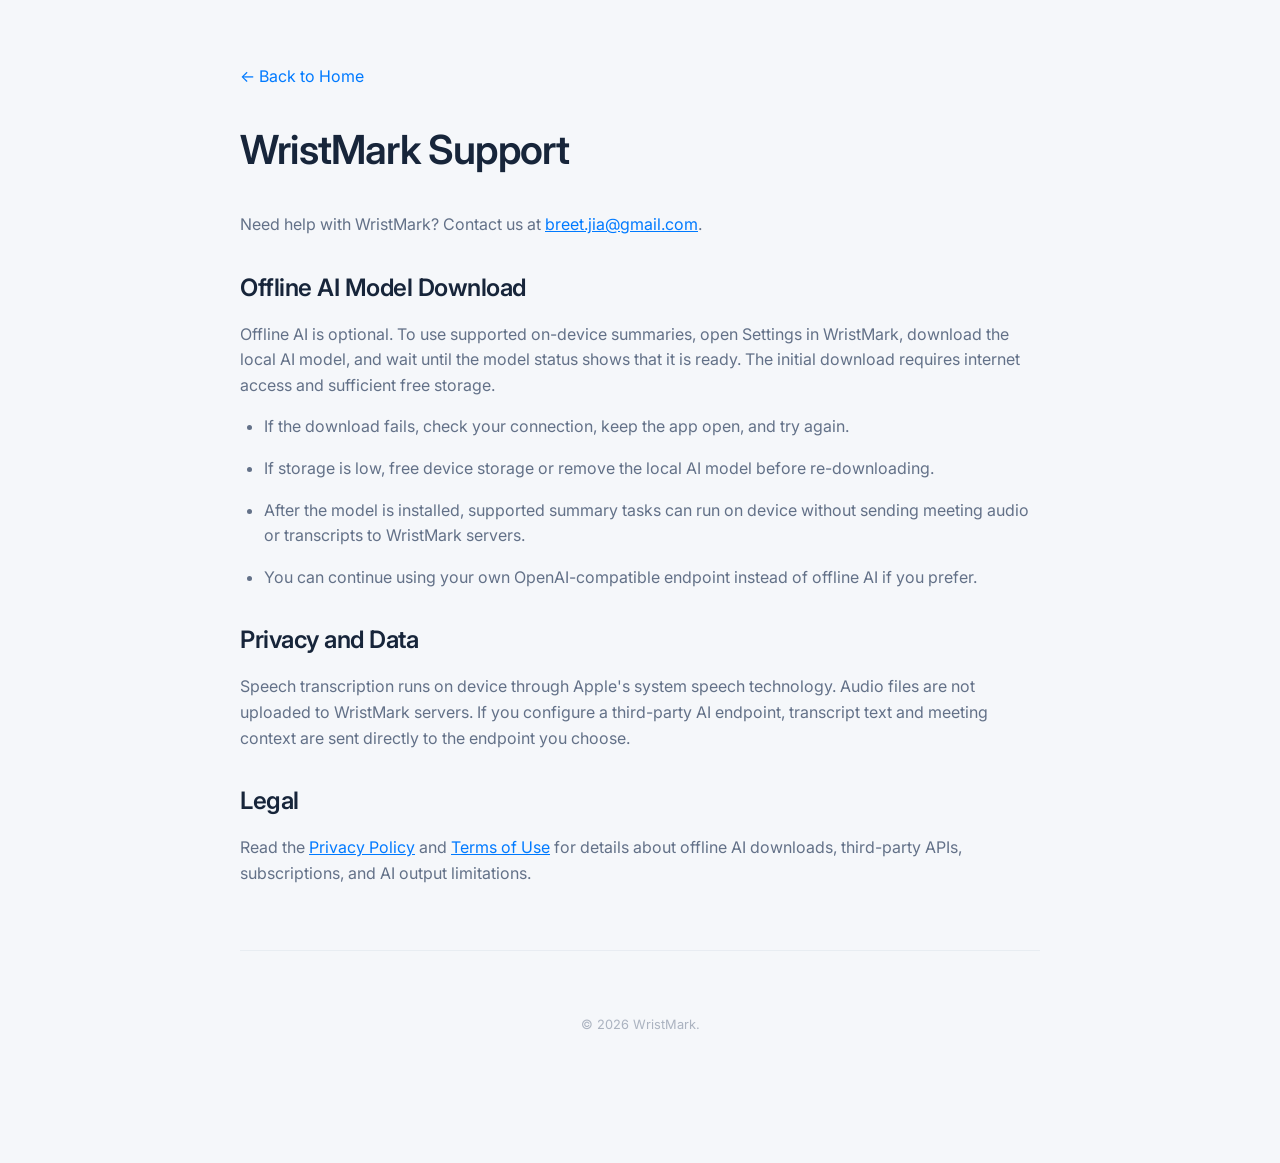
<file: support.html>
<!DOCTYPE html>
<html lang="zh-Hans">
<head>
  <meta charset="UTF-8">
  <meta name="viewport" content="width=device-width, initial-scale=1.0">
  <meta name="color-scheme" content="light dark">
  <title>Support - WristMark</title>
  <link rel="stylesheet" href="css/style.css">
  <style>
    body { padding: 4rem 2rem; max-width: 800px; margin: 0 auto; }
    h1 { font-size: 2.5rem; margin-bottom: 2rem; }
    h2 { font-size: 1.5rem; margin-top: 2rem; margin-bottom: 1rem; color: var(--color-text-primary); }
    p, li { color: var(--color-text-secondary); margin-bottom: 1rem; line-height: 1.6; }
    ul { padding-left: 1.5rem; }
    a { color: #007aff; }
  </style>
  <link rel="icon" type="image/png" sizes="16x16" href="/favicon-16x16.png">
  <link rel="icon" type="image/png" sizes="32x32" href="/favicon-32x32.png">
  <link rel="apple-touch-icon" sizes="180x180" href="/apple-touch-icon.png">
</head>
<body>
  <div style="margin-bottom: 2rem;">
    <a href="index.html" style="text-decoration:none;">&larr; Back to Home</a>
  </div>
  <h1>WristMark Support</h1>
  <p>Need help with WristMark? Contact us at <a href="mailto:breet.jia@gmail.com">breet.jia@gmail.com</a>.</p>

  <h2>Offline AI Model Download</h2>
  <p>Offline AI is optional. To use supported on-device summaries, open Settings in WristMark, download the local AI model, and wait until the model status shows that it is ready. The initial download requires internet access and sufficient free storage.</p>
  <ul>
    <li>If the download fails, check your connection, keep the app open, and try again.</li>
    <li>If storage is low, free device storage or remove the local AI model before re-downloading.</li>
    <li>After the model is installed, supported summary tasks can run on device without sending meeting audio or transcripts to WristMark servers.</li>
    <li>You can continue using your own OpenAI-compatible endpoint instead of offline AI if you prefer.</li>
  </ul>

  <h2>Privacy and Data</h2>
  <p>Speech transcription runs on device through Apple's system speech technology. Audio files are not uploaded to WristMark servers. If you configure a third-party AI endpoint, transcript text and meeting context are sent directly to the endpoint you choose.</p>

  <h2>Legal</h2>
  <p>Read the <a href="legal/privacy.html">Privacy Policy</a> and <a href="legal/terms.html">Terms of Use</a> for details about offline AI downloads, third-party APIs, subscriptions, and AI output limitations.</p>

  <footer style="margin-top: 4rem; opacity: 0.5; font-size: 0.8rem;">
    &copy; 2026 WristMark.
  </footer>
</body>
</html>
</file>
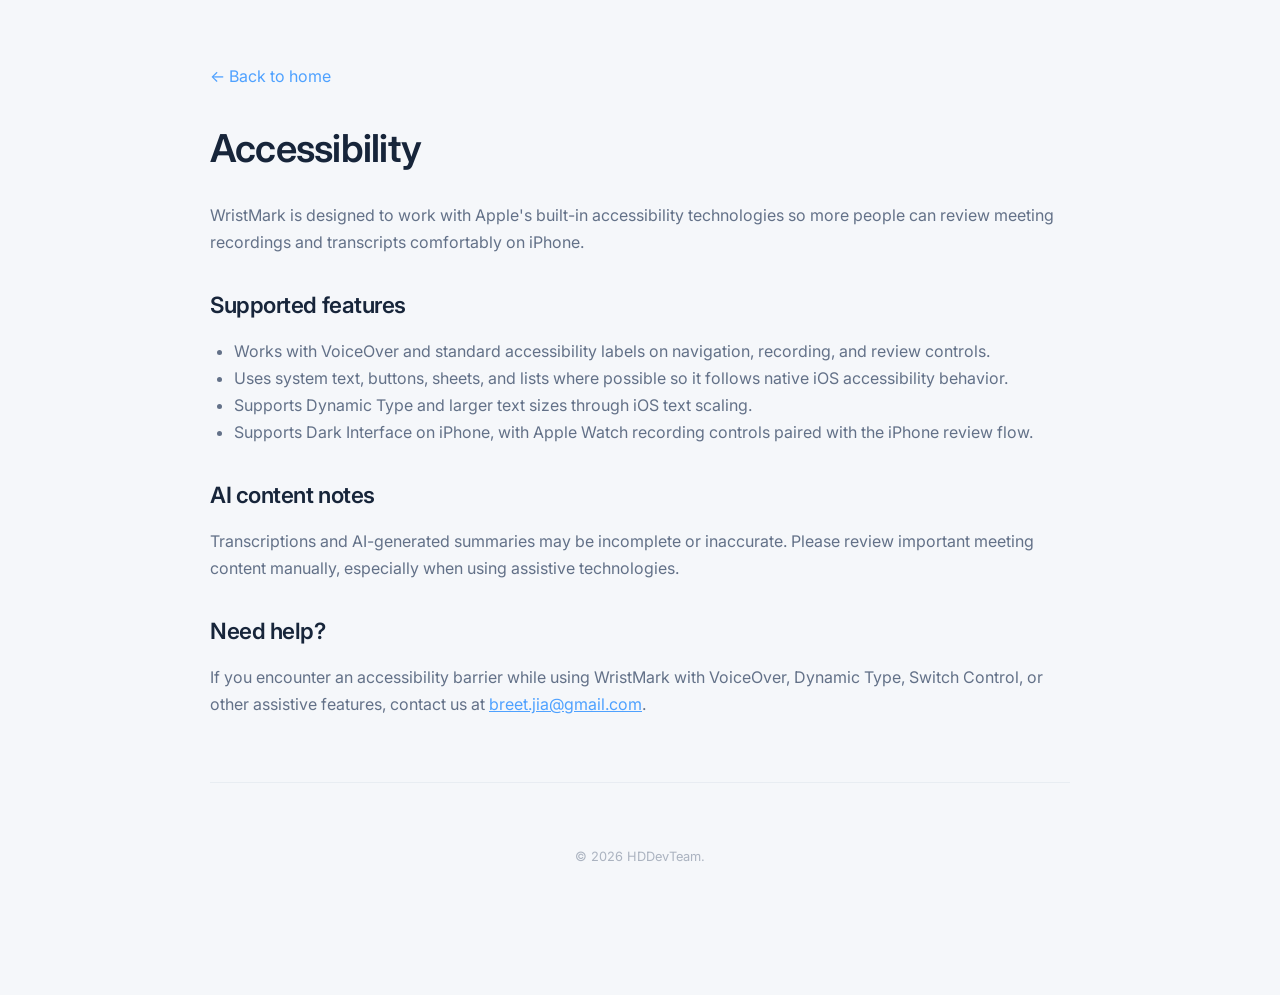
<file: legal/accessibility.html>
<!DOCTYPE html>
<html lang="en">
<head>
  <meta charset="UTF-8">
  <meta name="viewport" content="width=device-width, initial-scale=1.0">
  <meta name="color-scheme" content="light dark">
  <meta name="description" content="Accessibility information for WristMark.">
  <title>Accessibility - WristMark</title>
  <link rel="stylesheet" href="../css/style.css">
  <style>
    body {
      padding: 4rem 2rem;
      max-width: 860px;
      margin: 0 auto;
    }

    h1 {
      font-size: 2.4rem;
      margin-bottom: 1.5rem;
    }

    h2 {
      font-size: 1.4rem;
      margin-top: 2rem;
      margin-bottom: 0.8rem;
    }

    p, li {
      line-height: 1.7;
      color: var(--color-text-secondary);
    }

    ul {
      padding-left: 1.5rem;
    }

    a {
      color: #4ea1ff;
    }
  </style>
  <link rel="icon" type="image/png" sizes="16x16" href="/favicon-16x16.png">
  <link rel="icon" type="image/png" sizes="32x32" href="/favicon-32x32.png">
  <link rel="apple-touch-icon" sizes="180x180" href="/apple-touch-icon.png">
</head>
<body>
  <div style="margin-bottom: 2rem;">
    <a href="../index.html" style="text-decoration: none;">&larr; Back to home</a>
  </div>

  <h1>Accessibility</h1>
  <p>WristMark is designed to work with Apple's built-in accessibility technologies so more people can review meeting recordings and transcripts comfortably on iPhone.</p>

  <h2>Supported features</h2>
  <ul>
    <li>Works with VoiceOver and standard accessibility labels on navigation, recording, and review controls.</li>
    <li>Uses system text, buttons, sheets, and lists where possible so it follows native iOS accessibility behavior.</li>
    <li>Supports Dynamic Type and larger text sizes through iOS text scaling.</li>
    <li>Supports Dark Interface on iPhone, with Apple Watch recording controls paired with the iPhone review flow.</li>
  </ul>

  <h2>AI content notes</h2>
  <p>Transcriptions and AI-generated summaries may be incomplete or inaccurate. Please review important meeting content manually, especially when using assistive technologies.</p>

  <h2>Need help?</h2>
  <p>If you encounter an accessibility barrier while using WristMark with VoiceOver, Dynamic Type, Switch Control, or other assistive features, contact us at <a href="mailto:breet.jia@gmail.com">breet.jia@gmail.com</a>.</p>

  <footer style="margin-top: 4rem; opacity: 0.5; font-size: 0.8rem;">
    &copy; 2026 HDDevTeam.
  </footer>
</body>
</html>
</file>
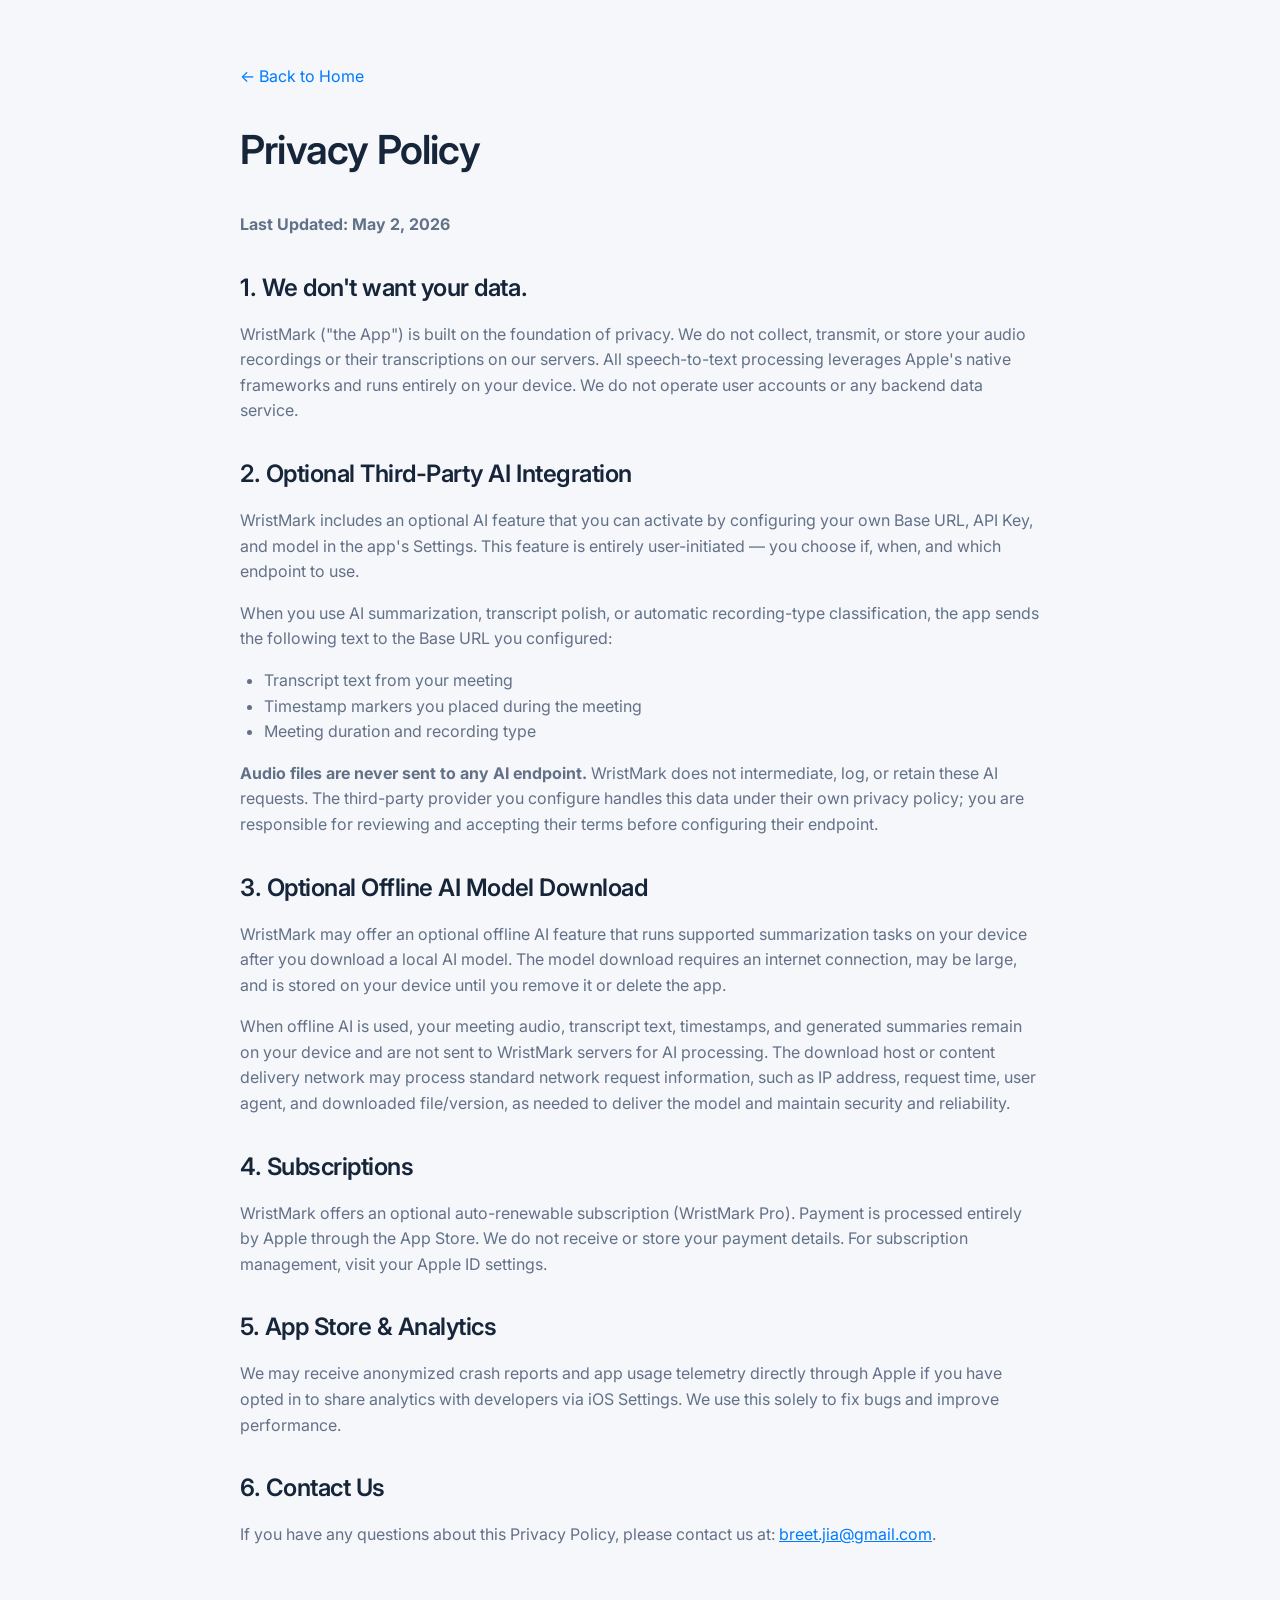
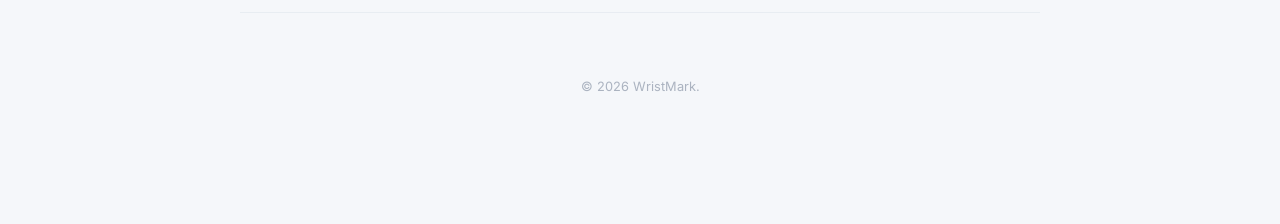
<file: legal/privacy.html>
<!DOCTYPE html>
<html lang="zh-Hans">
<head>
  <meta charset="UTF-8">
  <meta name="viewport" content="width=device-width, initial-scale=1.0">
  <meta name="color-scheme" content="light dark">
  <title>Privacy Policy - WristMark</title>
  <link rel="stylesheet" href="../css/style.css">
  <style>
    body { padding: 4rem 2rem; max-width: 800px; margin: 0 auto; }
    h1 { font-size: 2.5rem; margin-bottom: 2rem; }
    h2 { font-size: 1.5rem; margin-top: 2rem; margin-bottom: 1rem; color: var(--color-text-primary); }
    p { color: var(--color-text-secondary); margin-bottom: 1rem; line-height: 1.6; }
    a { color: #007aff; }
  </style>
  <link rel="icon" type="image/png" sizes="16x16" href="/favicon-16x16.png">
  <link rel="icon" type="image/png" sizes="32x32" href="/favicon-32x32.png">
  <link rel="apple-touch-icon" sizes="180x180" href="/apple-touch-icon.png">
</head>
<body>
  <div style="margin-bottom: 2rem;">
    <a href="../index.html" style="text-decoration:none;">&larr; Back to Home</a>
  </div>
  <h1>Privacy Policy</h1>
  <p><strong>Last Updated: May 2, 2026</strong></p>

  <h2>1. We don't want your data.</h2>
  <p>WristMark ("the App") is built on the foundation of privacy. We do not collect, transmit, or store your audio recordings or their transcriptions on our servers. All speech-to-text processing leverages Apple's native frameworks and runs entirely on your device. We do not operate user accounts or any backend data service.</p>

  <h2>2. Optional Third-Party AI Integration</h2>
  <p>WristMark includes an optional AI feature that you can activate by configuring your own Base URL, API Key, and model in the app's Settings. This feature is entirely user-initiated — you choose if, when, and which endpoint to use.</p>
  <p>When you use AI summarization, transcript polish, or automatic recording-type classification, the app sends the following text to the Base URL you configured:</p>
  <ul style="color: var(--color-text-secondary); margin-bottom: 1rem; line-height: 1.6; padding-left: 1.5rem;">
    <li>Transcript text from your meeting</li>
    <li>Timestamp markers you placed during the meeting</li>
    <li>Meeting duration and recording type</li>
  </ul>
  <p><strong>Audio files are never sent to any AI endpoint.</strong> WristMark does not intermediate, log, or retain these AI requests. The third-party provider you configure handles this data under their own privacy policy; you are responsible for reviewing and accepting their terms before configuring their endpoint.</p>

  <h2>3. Optional Offline AI Model Download</h2>
  <p>WristMark may offer an optional offline AI feature that runs supported summarization tasks on your device after you download a local AI model. The model download requires an internet connection, may be large, and is stored on your device until you remove it or delete the app.</p>
  <p>When offline AI is used, your meeting audio, transcript text, timestamps, and generated summaries remain on your device and are not sent to WristMark servers for AI processing. The download host or content delivery network may process standard network request information, such as IP address, request time, user agent, and downloaded file/version, as needed to deliver the model and maintain security and reliability.</p>

  <h2>4. Subscriptions</h2>
  <p>WristMark offers an optional auto-renewable subscription (WristMark Pro). Payment is processed entirely by Apple through the App Store. We do not receive or store your payment details. For subscription management, visit your Apple ID settings.</p>

  <h2>5. App Store & Analytics</h2>
  <p>We may receive anonymized crash reports and app usage telemetry directly through Apple if you have opted in to share analytics with developers via iOS Settings. We use this solely to fix bugs and improve performance.</p>

  <h2>6. Contact Us</h2>
  <p>If you have any questions about this Privacy Policy, please contact us at: <a href="mailto:breet.jia@gmail.com">breet.jia@gmail.com</a>.</p>

  <footer style="margin-top: 4rem; opacity: 0.5; font-size: 0.8rem;">
    &copy; 2026 WristMark.
  </footer>
</body>
</html>
</file>
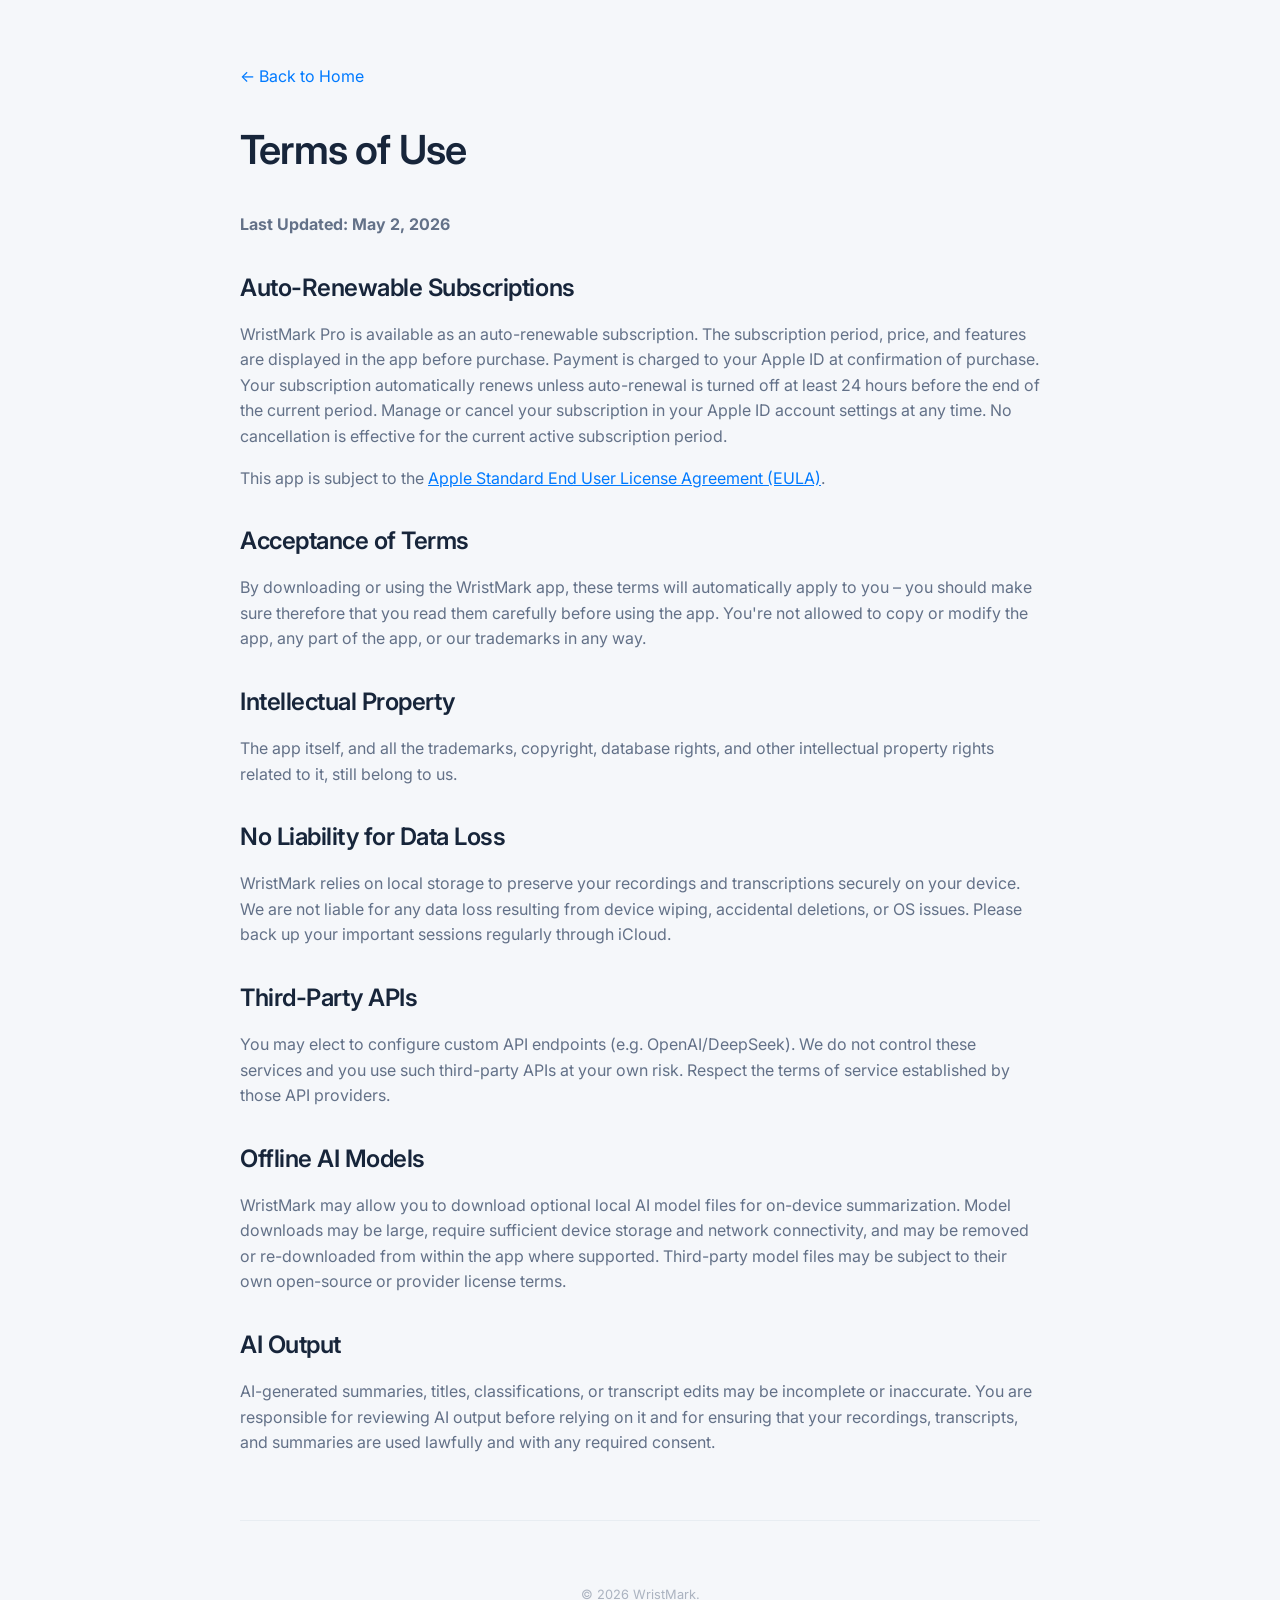
<file: legal/terms.html>
<!DOCTYPE html>
<html lang="zh-Hans">
<head>
  <meta charset="UTF-8">
  <meta name="viewport" content="width=device-width, initial-scale=1.0">
  <meta name="color-scheme" content="light dark">
  <title>Terms of Use - WristMark</title>
  <link rel="stylesheet" href="../css/style.css">
  <style>
    body { padding: 4rem 2rem; max-width: 800px; margin: 0 auto; }
    h1 { font-size: 2.5rem; margin-bottom: 2rem; }
    h2 { font-size: 1.5rem; margin-top: 2rem; margin-bottom: 1rem; color: var(--color-text-primary); }
    p { color: var(--color-text-secondary); margin-bottom: 1rem; line-height: 1.6; }
    a { color: #007aff; }
  </style>
  <link rel="icon" type="image/png" sizes="16x16" href="/favicon-16x16.png">
  <link rel="icon" type="image/png" sizes="32x32" href="/favicon-32x32.png">
  <link rel="apple-touch-icon" sizes="180x180" href="/apple-touch-icon.png">
</head>
<body>
  <div style="margin-bottom: 2rem;">
    <a href="../index.html" style="text-decoration:none;">&larr; Back to Home</a>
  </div>
  <h1>Terms of Use</h1>
  <p><strong>Last Updated: May 2, 2026</strong></p>

  <h2>Auto-Renewable Subscriptions</h2>
  <p>WristMark Pro is available as an auto-renewable subscription. The subscription period, price, and features are displayed in the app before purchase. Payment is charged to your Apple ID at confirmation of purchase. Your subscription automatically renews unless auto-renewal is turned off at least 24 hours before the end of the current period. Manage or cancel your subscription in your Apple ID account settings at any time. No cancellation is effective for the current active subscription period.</p>
  <p>This app is subject to the <a href="https://www.apple.com/legal/internet-services/itunes/dev/stdeula/" target="_blank">Apple Standard End User License Agreement (EULA)</a>.</p>

  <h2>Acceptance of Terms</h2>
  <p>By downloading or using the WristMark app, these terms will automatically apply to you – you should make sure therefore that you read them carefully before using the app. You're not allowed to copy or modify the app, any part of the app, or our trademarks in any way.</p>

  <h2>Intellectual Property</h2>
  <p>The app itself, and all the trademarks, copyright, database rights, and other intellectual property rights related to it, still belong to us.</p>

  <h2>No Liability for Data Loss</h2>
  <p>WristMark relies on local storage to preserve your recordings and transcriptions securely on your device. We are not liable for any data loss resulting from device wiping, accidental deletions, or OS issues. Please back up your important sessions regularly through iCloud.</p>

  <h2>Third-Party APIs</h2>
  <p>You may elect to configure custom API endpoints (e.g. OpenAI/DeepSeek). We do not control these services and you use such third-party APIs at your own risk. Respect the terms of service established by those API providers.</p>

  <h2>Offline AI Models</h2>
  <p>WristMark may allow you to download optional local AI model files for on-device summarization. Model downloads may be large, require sufficient device storage and network connectivity, and may be removed or re-downloaded from within the app where supported. Third-party model files may be subject to their own open-source or provider license terms.</p>

  <h2>AI Output</h2>
  <p>AI-generated summaries, titles, classifications, or transcript edits may be incomplete or inaccurate. You are responsible for reviewing AI output before relying on it and for ensuring that your recordings, transcripts, and summaries are used lawfully and with any required consent.</p>

  <footer style="margin-top: 4rem; opacity: 0.5; font-size: 0.8rem;">
    &copy; 2026 WristMark.
  </footer>
</body>
</html>
</file>
<file: css/style.css>
@import url('https://fonts.googleapis.com/css2?family=Inter:wght@300;400;500;600;700&display=swap');

:root {
  color-scheme: light dark;
  --color-bg: #f5f7fa;
  --color-surface: #ffffff;
  --color-surface-hover: #eef2f7;
  --color-border: #dce3ec;
  --color-text-primary: #17253a;
  --color-text-secondary: #637188;
  --color-accent: #087fe7;
  --color-accent-warm: #a86d14;
  --color-tag-private: #79658a;
  --color-tag-highlight: #a86d14;
  --color-tag-import: #487564;
  --color-tag-reminder: #a64f59;
  --color-tag-calendar: #626c9a;
  --color-nav: rgba(245, 247, 250, 0.96);
  --color-button-bg: #007aff;
  --color-button-text: #ffffff;
  --color-heading-gradient: #17253a;
  --color-screenshot-caption: #637188;
}

@media (prefers-color-scheme: dark) {
  :root {
    --color-bg: #091120;
    --color-surface: #151f32;
    --color-surface-hover: #1d2a40;
    --color-border: #2a3850;
    --color-text-primary: #f2f5fa;
    --color-text-secondary: #a2aec0;
    --color-accent: #45a7f5;
    --color-accent-warm: #f2b52b;
    --color-tag-private: #bca6ce;
    --color-tag-highlight: #e4b356;
    --color-tag-import: #83b9a2;
    --color-tag-reminder: #e58d97;
    --color-tag-calendar: #aab5e5;
    --color-nav: rgba(9, 17, 32, 0.96);
    --color-button-bg: #45a7f5;
    --color-button-text: #081321;
    --color-heading-gradient: #f2f5fa;
    --color-screenshot-caption: #a2aec0;
  }
}

body {
  font-family: -apple-system, BlinkMacSystemFont, 'Inter', 'PingFang SC', 'Helvetica Neue', Arial, sans-serif;
  background-color: var(--color-bg);
  color: var(--color-text-primary);
  line-height: 1.5;
  -webkit-font-smoothing: antialiased;
  margin: 0;
  overflow-x: hidden;
}

/* Typography */
h1, h2, h3, h4 {
  font-weight: 600;
  letter-spacing: -0.02em;
  margin: 0;
}

.text-gradient {
  color: var(--color-heading-gradient);
}

.accent-gradient {
  color: var(--color-accent);
}

/* Glassmorphism Navbar */
.navbar {
  position: fixed;
  top: 0;
  width: 100%;
  padding: 1rem 2rem;
  background: var(--color-nav);
  backdrop-filter: blur(8px);
  -webkit-backdrop-filter: blur(8px);
  border-bottom: 1px solid var(--color-border);
  z-index: 100;
  display: flex;
  justify-content: space-between;
  align-items: center;
  box-sizing: border-box;
}

.nav-links a {
  color: var(--color-text-secondary);
  text-decoration: none;
  font-size: 0.9rem;
  transition: color 0.2s ease;
  margin-left: 1.5rem;
}

.nav-links a:hover {
  color: var(--color-text-primary);
}

/* Buttons */
.btn-primary {
  background-color: var(--color-button-bg);
  color: var(--color-button-text);
  padding: 0.8rem 1.5rem;
  border-radius: 999px;
  font-weight: 500;
  text-decoration: none;
  display: inline-flex;
  align-items: center;
  gap: 0.5rem;
  transition: transform 0.2s ease;
}

.btn-primary:hover {
  transform: scale(1.02);
}

.btn-secondary {
  background-color: var(--color-surface);
  color: var(--color-text-primary);
  border: 1px solid var(--color-border);
  padding: 0.8rem 1.5rem;
  border-radius: 999px;
  font-weight: 500;
  text-decoration: none;
  display: inline-flex;
  align-items: center;
  transition: all 0.2s ease;
}

.btn-secondary:hover {
  background-color: var(--color-surface-hover);
}

/* Hero Section */
.hero {
  padding: 10rem 2rem 6rem;
  text-align: center;
  max-width: 800px;
  margin: 0 auto;
  position: relative;
}

.hero::before {
  content: '';
  position: absolute;
  top: -100px;
  left: 50%;
  transform: translateX(-50%);
  width: 1000px;
  height: 600px;
  background: radial-gradient(ellipse at center, rgba(168, 109, 20, 0.045) 0%, transparent 62%);
  z-index: -1;
  pointer-events: none;
  filter: blur(24px);
}

.hero h1 {
  font-size: clamp(3rem, 6vw, 4.5rem);
  line-height: 1.1;
  margin-bottom: 1.5rem;
}

.hero p {
  font-size: 1.25rem;
  color: var(--color-text-secondary);
  margin-bottom: 2.5rem;
  max-width: 600px;
  margin-left: auto;
  margin-right: auto;
}

/* App Store Preview */
.store-preview {
  max-width: 1280px;
  margin: 0 auto 3rem;
  padding: 1rem 2rem 3rem;
}

.section-kicker {
  color: var(--color-accent-warm);
  font-size: 0.82rem;
  font-weight: 700;
  letter-spacing: 0.08em;
  margin-bottom: 0.6rem;
  text-align: center;
  text-transform: uppercase;
}

.store-preview h2 {
  max-width: 760px;
  margin: 0 auto;
  text-align: center;
  font-size: clamp(2rem, 4vw, 3.4rem);
  line-height: 1.08;
}

.store-preview > p {
  max-width: 720px;
  margin: 1rem auto 2rem;
  color: var(--color-text-secondary);
  font-size: 1.05rem;
  text-align: center;
}

.store-screenshot-grid {
  display: grid;
  grid-template-columns: repeat(4, minmax(0, 1fr));
  gap: 1rem;
  align-items: start;
}

.store-screenshot-grid figure {
  margin: 0;
  padding: 0.55rem;
  border: 1px solid var(--color-border);
  border-radius: 22px;
  background: var(--color-surface);
  box-shadow: 0 10px 28px rgba(23, 37, 58, 0.08);
}

.store-screenshot-grid img {
  display: block;
  width: 100%;
  height: auto;
  border-radius: 16px;
  background: #07111f;
}

.store-screenshot-grid figcaption {
  padding: 0.75rem 0.25rem 0.25rem;
  color: var(--color-screenshot-caption);
  font-size: 0.88rem;
  font-weight: 600;
  text-align: center;
}

/* Bento Grid */
.bento-container {
  max-width: 1200px;
  margin: 0 auto;
  padding: 2rem;
  display: grid;
  grid-template-columns: repeat(12, 1fr);
  gap: 1.5rem;
}

.bento-card {
  background-color: var(--color-surface);
  border: 1px solid var(--color-border);
  border-radius: 24px;
  padding: 2rem;
  transition: all 0.3s ease;
  overflow: visible;
  position: relative;
}

.bento-card:hover {
  background-color: var(--color-surface-hover);
  border-color: var(--color-accent);
}

.bento-item-large {
  grid-column: span 12;
}

@media (min-width: 768px) {
  .bento-item-large { grid-column: span 8; }
  .bento-item-medium { grid-column: span 4; }
  .bento-item-full { grid-column: span 12; display: flex; align-items: center; gap: 2rem; }
}

@media (max-width: 900px) {
  .store-screenshot-grid {
    grid-template-columns: repeat(2, minmax(0, 1fr));
  }
}

@media (max-width: 560px) {
  .navbar {
    padding: 0.9rem 1rem;
  }

  .nav-links {
    gap: 0.6rem !important;
  }

  .nav-links a {
    display: none;
  }

  .store-preview {
    padding-left: 1rem;
    padding-right: 1rem;
  }

  .store-screenshot-grid {
    display: flex;
    gap: 1rem;
    margin-left: -1rem;
    margin-right: -1rem;
    overflow-x: auto;
    padding: 0 1rem 0.5rem;
    scroll-snap-type: x mandatory;
  }

  .store-screenshot-grid figure {
    flex: 0 0 76%;
    scroll-snap-align: center;
  }

  .bento-card {
    padding: 1.4rem;
  }
}

.bento-card > img,
.bento-card > * > img:not(.device-watch .screen img):not(.device-phone .screen img) {
  width: 100%;
  height: auto;
  border-radius: 12px;
  margin-top: 1.5rem;
  box-shadow: 0 10px 28px rgba(23, 37, 58, 0.16);
  transition: transform 0.5s cubic-bezier(0.16, 1, 0.3, 1);
}

.bento-card:hover > img,
.bento-card:hover > * > img:not(.device-watch .screen img):not(.device-phone .screen img) {
  transform: translateY(-5px);
}

.card-tag {
  font-size: 0.8rem;
  text-transform: uppercase;
  letter-spacing: 0.05em;
  color: var(--color-accent);
  margin-bottom: 0.5rem;
  display: block;
}

/* Device Mockups (Pure CSS) */
.device-watch {
  position: relative; background: #121314; border-radius: 54px; padding: 4px; /* Series 11 ultra-thin edge-to-edge bezel */
  box-shadow: inset 0 2px 5px rgba(255,255,255,0.4), inset 0 -2px 5px rgba(0,0,0,0.9), 0 20px 40px rgba(0,0,0,0.5);
  border: 1px solid #333; margin-top: 1.5rem; width: 195px; align-self: flex-start;
}
.device-watch::after {
  /* Digital Crown */
  content: ''; position: absolute; right: -5px; top: 55px; width: 5px; height: 34px;
  background: #2a2b2c; border-radius: 0 4px 4px 0; border: 1px solid #111; border-left: none; box-shadow: inset 0 1px 2px rgba(255,255,255,0.2);
}
.device-watch::before {
  /* Side Button */
  content: ''; position: absolute; right: -2px; top: 110px; width: 2px; height: 50px;
  background: #222; border-radius: 0 2px 2px 0;
}
.device-watch .screen {
  border-radius: 50px; overflow: hidden; background: #000; position: relative;
}
.device-watch .screen img {
  width: 100%; height: auto; display: block;
}

.device-phone {
  position: relative;
  width: min(246px, 85%);
  margin-top: 1.5rem;
  align-self: center;
  padding: 7px;
  border-radius: 15.5% / 7.2%;
  background:
    linear-gradient(145deg, rgba(255,255,255,0.34) 0%, rgba(255,255,255,0.08) 8%, transparent 18%),
    linear-gradient(155deg, #3d3f43 0%, #15171a 34%, #07080a 55%, #2a2c30 100%);
  border: 1px solid rgba(255,255,255,0.18);
  box-shadow:
    inset 0 0 0 1px rgba(255,255,255,0.08),
    inset 0 -10px 20px rgba(0,0,0,0.55),
    inset 0 10px 18px rgba(255,255,255,0.08),
    0 30px 60px rgba(0,0,0,0.7);
}
/* Side Buttons (Action, Volume Up/Down, Power) */
.device-phone::before {
  /* Power Button */
  content: '';
  position: absolute;
  right: -4px;
  top: 27%;
  width: 4px;
  height: 11.5%;
  background: linear-gradient(90deg, #0d0e10, #3a3c40);
  border-radius: 0 4px 4px 0;
  box-shadow: inset 1px 0 1px rgba(255,255,255,0.14);
}
.device-phone::after {
  /* Action + volume buttons */
  content: '';
  position: absolute;
  left: -4px;
  top: 15%;
  width: 4px;
  height: 25%;
  border-radius: 4px 0 0 4px;
  background:
    linear-gradient(
      to bottom,
      #34363a 0 15%,
      transparent 15% 32%,
      #34363a 32% 60%,
      transparent 60% 72%,
      #34363a 72% 100%
    );
  box-shadow: inset -1px 0 1px rgba(255,255,255,0.12);
}
.device-phone .screen {
  position: relative;
  aspect-ratio: 1320 / 2868;
  overflow: hidden;
  border-radius: 13.8% / 6.4%;
  background: #000;
  box-shadow:
    inset 0 0 0 1px rgba(255,255,255,0.05),
    0 0 0 1px rgba(0,0,0,0.55);
}
.device-phone .screen img {
  display: block;
  width: 100%;
  height: 100%;
  object-fit: cover;
  object-position: top;
}
.feature-side-phone {
  flex: 0 0 min(250px, 34%);
  margin-top: 0;
}

.feature-merge-watch {
  align-self: center;
  margin-top: 1.25rem;
}

/* Footer */
footer {
  border-top: 1px solid var(--color-border);
  padding: 4rem 2rem;
  margin-top: 4rem;
  text-align: center;
  color: var(--color-text-secondary);
  font-size: 0.9rem;
}

.footer-links {
  display: flex;
  justify-content: center;
  gap: 2rem;
  margin-bottom: 2rem;
}

.footer-links a {
  color: var(--color-text-secondary);
  text-decoration: none;
}

.footer-links a:hover {
  color: var(--color-text-primary);
}
</file>
